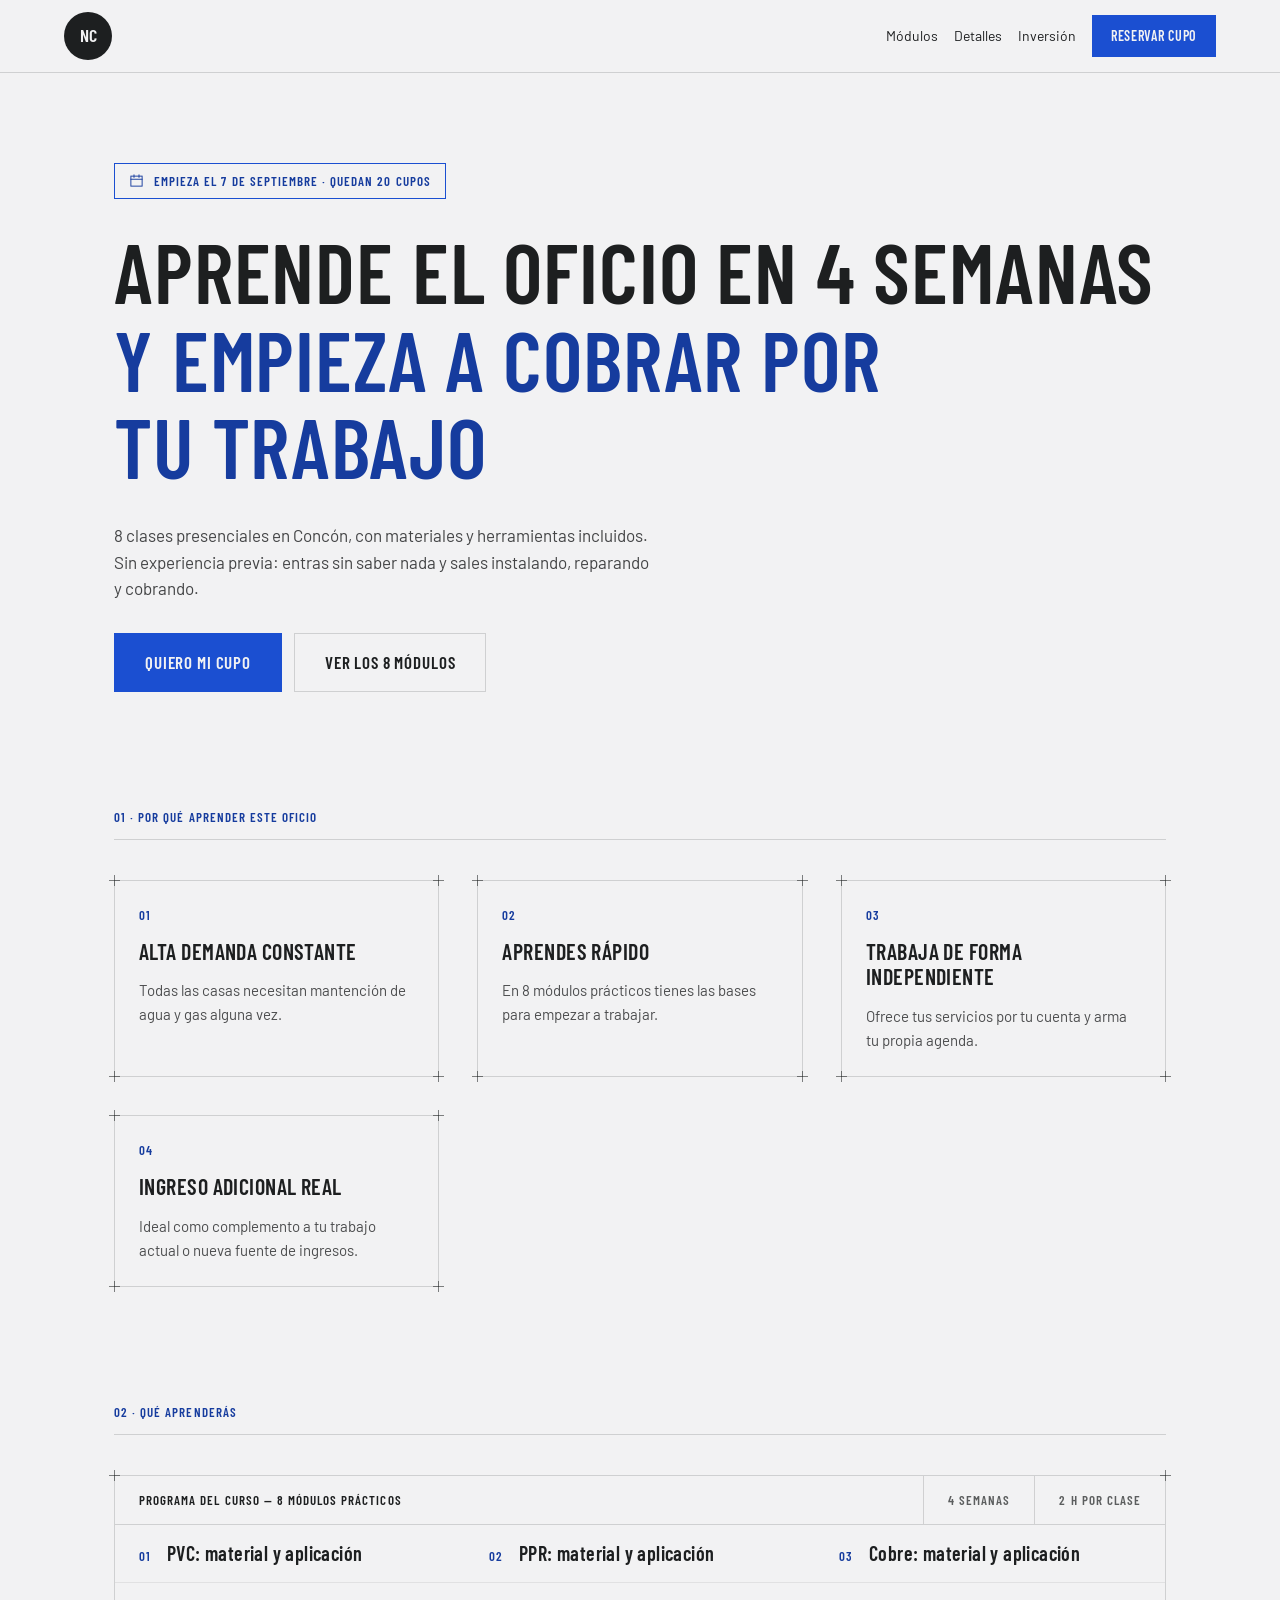
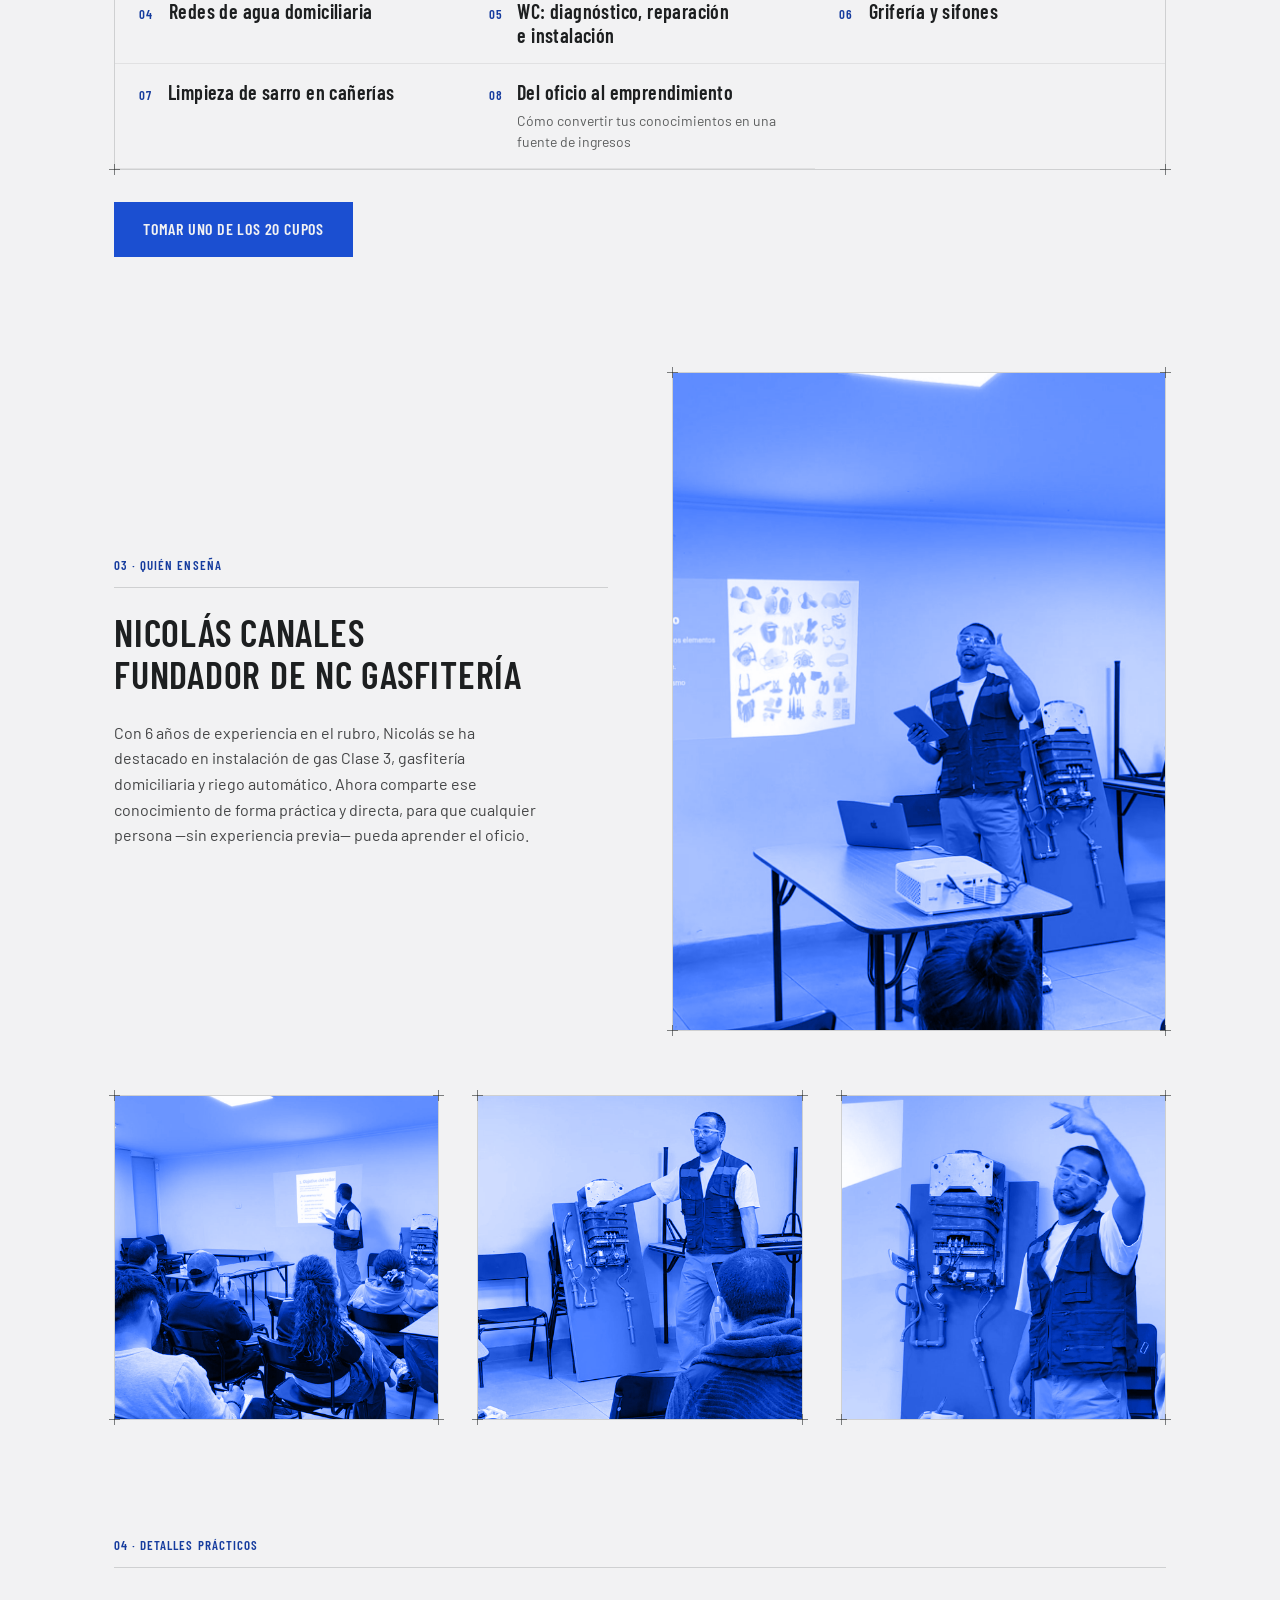
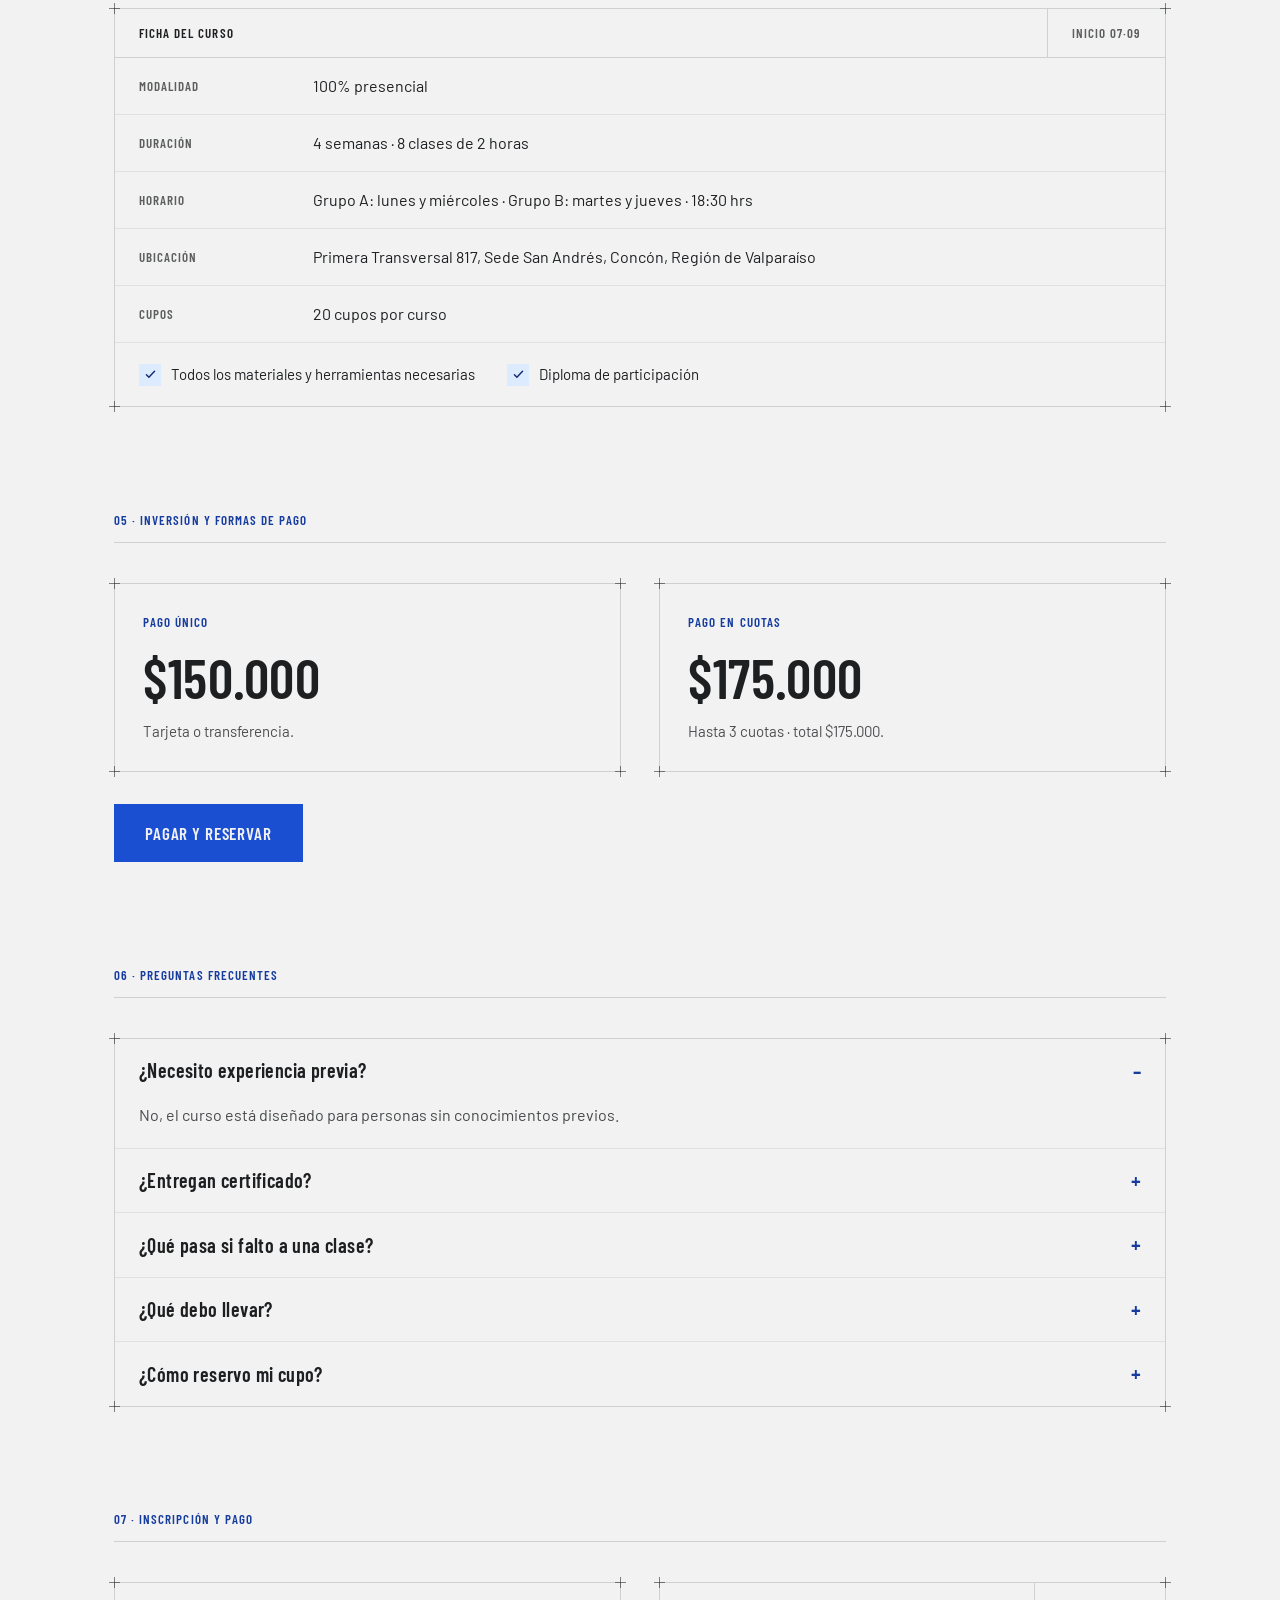
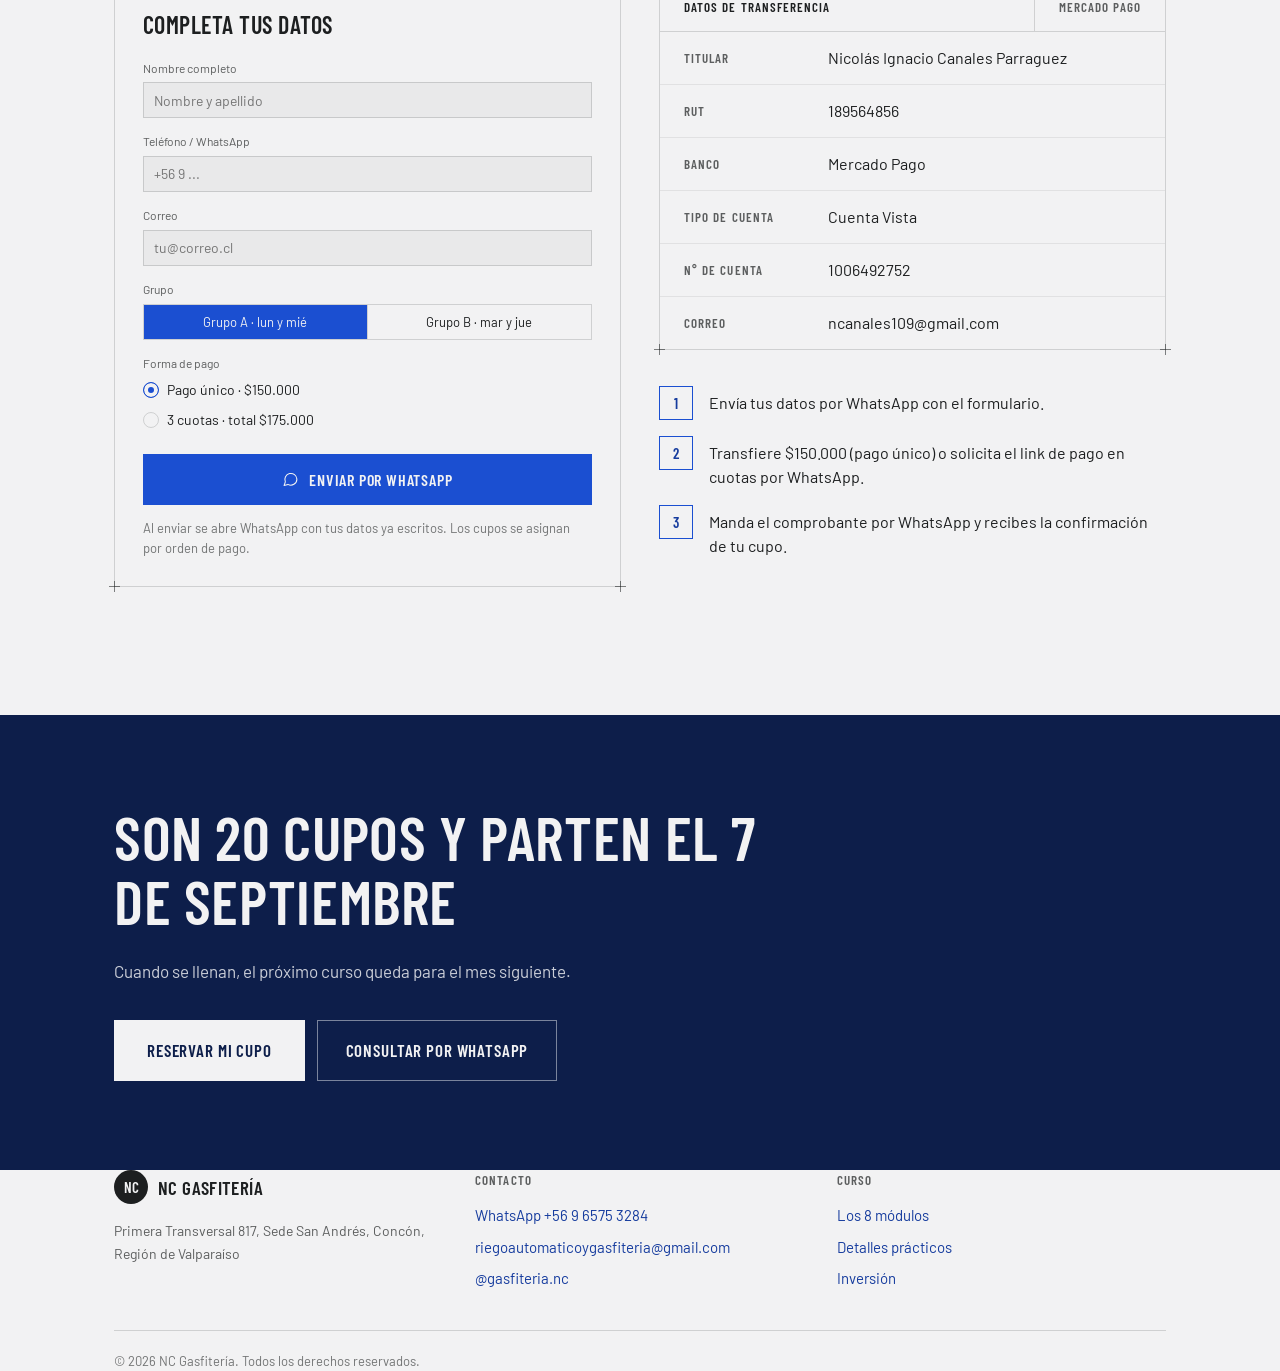
<file: site/index.html>
<!DOCTYPE html>
<html lang="es-CL">
<head>
<meta charset="utf-8">
<meta name="viewport" content="width=device-width, initial-scale=1">
<title>NC Gasfitería — Curso de Gasfitería Domiciliaria</title>
<meta name="description" content="Aprende el oficio de gasfitería domiciliaria en 4 semanas, 100% presencial en Concón. Sin experiencia previa. Cupos limitados.">
<link rel="icon" href="favicon.svg" type="image/svg+xml">
<link rel="stylesheet" href="styles.css">
</head>
<body>

<nav class="nav">
  <span class="nav-brand">
    <span class="nav-logo" aria-hidden="true">NC</span>
  </span>
  <a href="#modulos" class="nav-link">Módulos</a>
  <a href="#detalles" class="nav-link">Detalles</a>
  <a href="#inversion" class="nav-link">Inversión</a>
  <a href="#inscripcion" class="btn btn-primary btn-nav">Reservar cupo</a>
</nav>

<div class="wrap">

  <section class="hero">
    <span class="badge">
      <svg viewBox="0 0 24 24" width="15" height="15" fill="none" stroke="currentColor" stroke-width="1.5" stroke-linecap="round"><rect x="3" y="5" width="18" height="16"></rect><path d="M8 3v4M16 3v4M3 10h18"></path></svg>
      Empieza el 7 de septiembre · quedan 20 cupos
    </span>
    <h1 class="hero-title">
      <span>Aprende el oficio en 4 semanas</span>
      <span class="accent-line">y empieza a cobrar por tu trabajo</span>
    </h1>
    <p class="hero-sub muted-82">8 clases presenciales en Concón, con materiales y herramientas incluidos. Sin experiencia previa: entras sin saber nada y sales instalando, reparando y cobrando.</p>
    <div class="hero-ctas">
      <a href="#inscripcion" class="btn btn-primary btn-lg">Quiero mi cupo</a>
      <a href="#modulos" class="btn btn-outline btn-lg">Ver los 8 módulos</a>
    </div>
  </section>

  <section class="section">
    <span class="kicker">01 · Por qué aprender este oficio</span>
    <hr class="hr">
    <div class="why-grid">
      <div class="blueprint why-card">
        <i class="corner tl"></i><i class="corner tr"></i><i class="corner bl"></i><i class="corner br"></i>
        <span class="why-num">01</span>
        <h2>Alta demanda constante</h2>
        <p class="muted-78">Todas las casas necesitan mantención de agua y gas alguna vez.</p>
      </div>
      <div class="blueprint why-card">
        <i class="corner tl"></i><i class="corner tr"></i><i class="corner bl"></i><i class="corner br"></i>
        <span class="why-num">02</span>
        <h2>Aprendes rápido</h2>
        <p class="muted-78">En 8 módulos prácticos tienes las bases para empezar a trabajar.</p>
      </div>
      <div class="blueprint why-card">
        <i class="corner tl"></i><i class="corner tr"></i><i class="corner bl"></i><i class="corner br"></i>
        <span class="why-num">03</span>
        <h2>Trabaja de forma independiente</h2>
        <p class="muted-78">Ofrece tus servicios por tu cuenta y arma tu propia agenda.</p>
      </div>
      <div class="blueprint why-card">
        <i class="corner tl"></i><i class="corner tr"></i><i class="corner bl"></i><i class="corner br"></i>
        <span class="why-num">04</span>
        <h2>Ingreso adicional real</h2>
        <p class="muted-78">Ideal como complemento a tu trabajo actual o nueva fuente de ingresos.</p>
      </div>
    </div>
  </section>

  <section id="modulos" class="section-lg-top">
    <span class="kicker">02 · Qué aprenderás</span>
    <hr class="hr">
    <div class="blueprint">
      <i class="corner tl"></i><i class="corner tr"></i><i class="corner bl"></i><i class="corner br"></i>
      <header class="table-header">
        <span class="th-main">Programa del curso — 8 módulos prácticos</span>
        <span class="th-meta muted-70">4 semanas</span>
        <span class="th-meta muted-70">2 h por clase</span>
      </header>
      <ol class="module-list">
        <li class="module-item">
          <span class="module-n">01</span>
          <span><span class="module-t">PVC: material y aplicación</span></span>
        </li>
        <li class="module-item">
          <span class="module-n">02</span>
          <span><span class="module-t">PPR: material y aplicación</span></span>
        </li>
        <li class="module-item">
          <span class="module-n">03</span>
          <span><span class="module-t">Cobre: material y aplicación</span></span>
        </li>
        <li class="module-item">
          <span class="module-n">04</span>
          <span><span class="module-t">Redes de agua domiciliaria</span></span>
        </li>
        <li class="module-item">
          <span class="module-n">05</span>
          <span><span class="module-t">WC: diagnóstico, reparación e instalación</span></span>
        </li>
        <li class="module-item">
          <span class="module-n">06</span>
          <span><span class="module-t">Grifería y sifones</span></span>
        </li>
        <li class="module-item">
          <span class="module-n">07</span>
          <span><span class="module-t">Limpieza de sarro en cañerías</span></span>
        </li>
        <li class="module-item">
          <span class="module-n">08</span>
          <span>
            <span class="module-t">Del oficio al emprendimiento</span>
            <span class="module-d muted-70">Cómo convertir tus conocimientos en una fuente de ingresos</span>
          </span>
        </li>
      </ol>
    </div>
    <div class="section-cta">
      <a href="#inscripcion" class="btn btn-primary btn-md">Tomar uno de los 20 cupos</a>
    </div>
  </section>

  <section class="instructor-grid">
    <div>
      <span class="kicker">03 · Quién enseña</span>
      <hr class="hr" style="margin-bottom:24px">
      <h2 class="instructor-title">Nicolás Canales<br>Fundador de NC Gasfitería</h2>
      <p class="instructor-bio muted-82">Con 6 años de experiencia en el rubro, Nicolás se ha destacado en instalación de gas Clase 3, gasfitería domiciliaria y riego automático. Ahora comparte ese conocimiento de forma práctica y directa, para que cualquier persona —sin experiencia previa— pueda aprender el oficio.</p>
    </div>
    <figure class="blueprint duotone instructor-photo">
      <img src="img/instructor.jpg" alt="Nicolás Canales enseñando en clase de gasfitería">
      <i class="corner tl"></i><i class="corner tr"></i><i class="corner bl"></i><i class="corner br"></i>
    </figure>
  </section>

  <section class="section-tight">
    <div class="photo-grid">
      <figure class="blueprint duotone">
        <img src="img/taller-1.jpg" alt="Clase práctica en el taller de NC Gasfitería">
        <i class="corner tl"></i><i class="corner tr"></i><i class="corner bl"></i><i class="corner br"></i>
      </figure>
      <figure class="blueprint duotone">
        <img src="img/taller-2.jpg" alt="Demostración práctica en un calefont">
        <i class="corner tl"></i><i class="corner tr"></i><i class="corner bl"></i><i class="corner br"></i>
      </figure>
      <figure class="blueprint duotone">
        <img src="img/taller-3.jpg" alt="Panel de instalación usado en clases">
        <i class="corner tl"></i><i class="corner tr"></i><i class="corner bl"></i><i class="corner br"></i>
      </figure>
    </div>
  </section>

  <section id="detalles" class="section">
    <span class="kicker">04 · Detalles prácticos</span>
    <hr class="hr">
    <div class="blueprint">
      <i class="corner tl"></i><i class="corner tr"></i><i class="corner bl"></i><i class="corner br"></i>
      <header class="table-header">
        <span class="th-main">Ficha del curso</span>
        <span class="th-meta muted-70">Inicio 07·09</span>
      </header>
      <div class="detail-row">
        <span class="detail-k muted-70">Modalidad</span>
        <span class="detail-v">100% presencial</span>
      </div>
      <div class="detail-row">
        <span class="detail-k muted-70">Duración</span>
        <span class="detail-v">4 semanas · 8 clases de 2 horas</span>
      </div>
      <div class="detail-row">
        <span class="detail-k muted-70">Horario</span>
        <span class="detail-v">Grupo A: lunes y miércoles · Grupo B: martes y jueves · 18:30 hrs</span>
      </div>
      <div class="detail-row">
        <span class="detail-k muted-70">Ubicación</span>
        <span class="detail-v">Primera Transversal 817, Sede San Andrés, Concón, Región de Valparaíso</span>
      </div>
      <div class="detail-row">
        <span class="detail-k muted-70">Cupos</span>
        <span class="detail-v">20 cupos por curso</span>
      </div>
      <div class="includes-row">
        <span class="includes-item">
          <span class="includes-check">
            <svg viewBox="0 0 16 16" width="13" height="13" fill="none" stroke="currentColor" stroke-width="1.8" stroke-linecap="round" stroke-linejoin="round"><path d="M3 8.4l3 3 7-7.4"></path></svg>
          </span>
          Todos los materiales y herramientas necesarias
        </span>
        <span class="includes-item">
          <span class="includes-check">
            <svg viewBox="0 0 16 16" width="13" height="13" fill="none" stroke="currentColor" stroke-width="1.8" stroke-linecap="round" stroke-linejoin="round"><path d="M3 8.4l3 3 7-7.4"></path></svg>
          </span>
          Diploma de participación
        </span>
      </div>
    </div>
  </section>

  <section id="inversion" class="section">
    <span class="kicker">05 · Inversión y formas de pago</span>
    <hr class="hr">
    <div class="price-grid">
      <div class="blueprint price-card">
        <i class="corner tl"></i><i class="corner tr"></i><i class="corner bl"></i><i class="corner br"></i>
        <span class="price-label">Pago único</span>
        <span class="price-amount">$150.000</span>
        <p class="price-note muted-78">Tarjeta o transferencia.</p>
      </div>
      <div class="blueprint price-card">
        <i class="corner tl"></i><i class="corner tr"></i><i class="corner bl"></i><i class="corner br"></i>
        <span class="price-label">Pago en cuotas</span>
        <span class="price-amount">$175.000</span>
        <p class="price-note muted-78">Hasta 3 cuotas · total $175.000.</p>
      </div>
    </div>
    <div class="section-cta">
      <a href="#inscripcion" class="btn btn-primary btn-lg">Pagar y reservar</a>
    </div>
  </section>

  <section class="section">
    <span class="kicker">06 · Preguntas frecuentes</span>
    <hr class="hr">
    <div class="blueprint" id="faq">
      <i class="corner tl"></i><i class="corner tr"></i><i class="corner bl"></i><i class="corner br"></i>

      <div class="faq-item">
        <button type="button" class="faq-q" aria-expanded="true">
          <span class="faq-q-text">¿Necesito experiencia previa?</span>
          <span class="faq-sign">–</span>
        </button>
        <p class="faq-a muted-80">No, el curso está diseñado para personas sin conocimientos previos.</p>
      </div>

      <div class="faq-item">
        <button type="button" class="faq-q" aria-expanded="false">
          <span class="faq-q-text">¿Entregan certificado?</span>
          <span class="faq-sign">+</span>
        </button>
        <p class="faq-a muted-80" hidden>No hay certificación oficial, pero sí diploma de participación.</p>
      </div>

      <div class="faq-item">
        <button type="button" class="faq-q" aria-expanded="false">
          <span class="faq-q-text">¿Qué pasa si falto a una clase?</span>
          <span class="faq-sign">+</span>
        </button>
        <p class="faq-a muted-80" hidden>Debe recuperarse dentro de la misma semana.</p>
      </div>

      <div class="faq-item">
        <button type="button" class="faq-q" aria-expanded="false">
          <span class="faq-q-text">¿Qué debo llevar?</span>
          <span class="faq-sign">+</span>
        </button>
        <p class="faq-a muted-80" hidden>Cuaderno, lápiz y ropa de trabajo cómoda.</p>
      </div>

      <div class="faq-item">
        <button type="button" class="faq-q" aria-expanded="false">
          <span class="faq-q-text">¿Cómo reservo mi cupo?</span>
          <span class="faq-sign">+</span>
        </button>
        <p class="faq-a muted-80" hidden>Completando la inscripción y pago desde el sitio, por orden de pago.</p>
      </div>

    </div>
  </section>

  <section id="inscripcion" class="section-final">
    <span class="kicker">07 · Inscripción y pago</span>
    <hr class="hr">
    <div class="enroll-grid">

      <form class="blueprint enroll-form" id="enroll-form">
        <i class="corner tl"></i><i class="corner tr"></i><i class="corner bl"></i><i class="corner br"></i>
        <h2>Completa tus datos</h2>
        <div class="field-stack">
          <label>
            <span class="field-label muted-70">Nombre completo</span>
            <input class="input" type="text" name="nombre" placeholder="Nombre y apellido">
          </label>
          <label>
            <span class="field-label muted-70">Teléfono / WhatsApp</span>
            <input class="input" type="tel" name="telefono" placeholder="+56 9 ...">
          </label>
          <label>
            <span class="field-label muted-70">Correo</span>
            <input class="input" type="email" name="correo" placeholder="tu@correo.cl">
          </label>
          <div>
            <span class="field-block-label muted-70">Grupo</span>
            <div class="seg">
              <label class="seg-opt"><input type="radio" name="grupo" value="Grupo A · lunes y miércoles" checked>Grupo A · lun y mié</label>
              <label class="seg-opt"><input type="radio" name="grupo" value="Grupo B · martes y jueves">Grupo B · mar y jue</label>
            </div>
          </div>
          <div>
            <span class="field-block-label muted-70">Forma de pago</span>
            <div class="radio-stack">
              <label class="radio"><input type="radio" name="pago" value="Pago único" checked><span class="dot"></span>Pago único · $150.000</label>
              <label class="radio"><input type="radio" name="pago" value="3 cuotas"><span class="dot"></span>3 cuotas · total $175.000</label>
            </div>
          </div>
        </div>
        <button type="submit" class="btn-whatsapp">
          <svg viewBox="0 0 24 24" width="17" height="17" fill="none" stroke="currentColor" stroke-width="1.5" stroke-linecap="round" stroke-linejoin="round"><path d="M21 11.5a8.5 8.5 0 0 1-12.6 7.4L3 20.5l1.7-5.2A8.5 8.5 0 1 1 21 11.5z"></path></svg>
          Enviar por WhatsApp
        </button>
        <p class="enroll-note muted-60">Al enviar se abre WhatsApp con tus datos ya escritos. Los cupos se asignan por orden de pago.</p>
      </form>

      <div class="enroll-side">
        <div class="blueprint">
          <i class="corner tl"></i><i class="corner tr"></i><i class="corner bl"></i><i class="corner br"></i>
          <header class="table-header">
            <span class="th-main" style="min-width:14ch">Datos de transferencia</span>
            <span class="th-meta muted-70">Mercado Pago</span>
          </header>
          <div class="transfer-row">
            <span class="transfer-k muted-70">Titular</span>
            <span class="transfer-v">Nicolás Ignacio Canales Parraguez</span>
          </div>
          <div class="transfer-row">
            <span class="transfer-k muted-70">RUT</span>
            <span class="transfer-v">189564856</span>
          </div>
          <div class="transfer-row">
            <span class="transfer-k muted-70">Banco</span>
            <span class="transfer-v">Mercado Pago</span>
          </div>
          <div class="transfer-row">
            <span class="transfer-k muted-70">Tipo de cuenta</span>
            <span class="transfer-v">Cuenta Vista</span>
          </div>
          <div class="transfer-row">
            <span class="transfer-k muted-70">N° de cuenta</span>
            <span class="transfer-v">1006492752</span>
          </div>
          <div class="transfer-row" style="border-bottom:0">
            <span class="transfer-k muted-70">Correo</span>
            <span class="transfer-v">ncanales109@gmail.com</span>
          </div>
        </div>

        <ol class="steps">
          <li>
            <span class="step-n">1</span>
            <span class="step-text">Envía tus datos por WhatsApp con el formulario.</span>
          </li>
          <li>
            <span class="step-n">2</span>
            <span class="step-text">Transfiere $150.000 (pago único) o solicita el link de pago en cuotas por WhatsApp.</span>
          </li>
          <li>
            <span class="step-n">3</span>
            <span class="step-text">Manda el comprobante por WhatsApp y recibes la confirmación de tu cupo.</span>
          </li>
        </ol>
      </div>

    </div>
  </section>

</div>

<section class="closing">
  <div class="wrap closing-inner">
    <h2>Son 20 cupos y parten el 7 de septiembre</h2>
    <p>Cuando se llenan, el próximo curso queda para el mes siguiente.</p>
    <div class="closing-ctas">
      <a href="#inscripcion" class="btn btn-on-dark btn-cta-final">Reservar mi cupo</a>
      <a href="https://wa.me/56965753284?text=Hola%2C%20quiero%20informaci%C3%B3n%20sobre%20el%20curso%20de%20gasfiter%C3%ADa%20domiciliaria." target="_blank" rel="noreferrer" class="btn btn-ghost-on-dark btn-cta-final-outline">Consultar por WhatsApp</a>
    </div>
  </div>
</section>

<footer class="wrap">
  <div class="footer-grid">
    <div>
      <span class="footer-brand">
        <span class="footer-mark" aria-hidden="true">NC</span>
        <span class="footer-name">NC Gasfitería</span>
      </span>
      <p class="footer-addr muted-70">Primera Transversal 817, Sede San Andrés, Concón, Región de Valparaíso</p>
    </div>
    <div>
      <span class="footer-h muted-70">Contacto</span>
      <div class="footer-links">
        <a href="https://wa.me/56965753284?text=Hola%2C%20quiero%20informaci%C3%B3n%20sobre%20el%20curso%20de%20gasfiter%C3%ADa%20domiciliaria." target="_blank" rel="noreferrer">WhatsApp +56 9 6575 3284</a>
        <a href="mailto:riegoautomaticoygasfiteria@gmail.com" style="word-break:break-all">riegoautomaticoygasfiteria@gmail.com</a>
        <a href="https://instagram.com/gasfiteria.nc" target="_blank" rel="noreferrer">@gasfiteria.nc</a>
      </div>
    </div>
    <div>
      <span class="footer-h muted-70">Curso</span>
      <div class="footer-links">
        <a href="#modulos">Los 8 módulos</a>
        <a href="#detalles">Detalles prácticos</a>
        <a href="#inversion">Inversión</a>
      </div>
    </div>
  </div>
  <hr class="hr" style="margin:40px 0 20px">
  <p class="footer-legal muted-60">© 2026 NC Gasfitería. Todos los derechos reservados.</p>
</footer>

<script src="script.js"></script>
</body>
</html>
</file>
<file: site/styles.css>
/* NC Gasfitería — landing page styles
   Built on the Industry design system's tokens/grammar (square-cornered
   "blueprint" cards with corner registration marks, Barlow / Barlow
   Condensed type, hairline dividers) with NC Gasfitería's cobalto blue
   as the accent. */

@import url('https://fonts.googleapis.com/css2?family=Barlow:wght@400;500;600;700&family=Barlow+Condensed:wght@500;600;700&display=swap');

:root {
  --color-bg: #f2f2f3;
  --color-surface: #e9e9ea;
  --color-text: #1d1f20;
  --color-divider: color-mix(in srgb, #1d1f20 16%, transparent);

  --color-accent: #1B4FD1;
  --color-accent-100: #EEF3FF;
  --color-accent-200: #DCEBFF;
  --color-accent-300: #B5CDFB;
  --color-accent-400: #85A8F2;
  --color-accent-500: #4B79E0;
  --color-accent-600: #1740AE;
  --color-accent-700: #163C9E;
  --color-accent-800: #122C72;
  --color-accent-900: #0D1E4A;

  --font-heading: "Barlow Condensed", system-ui, sans-serif;
  --font-body: "Barlow", system-ui, sans-serif;

  --edge: clamp(20px, 5vw, 72px);
}

*, *::before, *::after { box-sizing: border-box; }

html { scroll-behavior: smooth; }
@media (prefers-reduced-motion: reduce) { html { scroll-behavior: auto; } }

body {
  margin: 0;
  background: var(--color-bg);
  color: var(--color-text);
  font-family: var(--font-body);
  font-size: 15px;
  line-height: 1.55;
  text-wrap: pretty;
}

h1, h2, h3 { font-family: var(--font-heading); font-weight: 600; margin: 0; }
p { margin: 0; }
img { display: block; max-width: 100%; }
a { color: var(--color-accent-700); text-underline-offset: 3px; }
a:hover { color: var(--color-accent); }
:focus { outline: none; }
:focus-visible { outline: 2px solid var(--color-accent); outline-offset: 2px; }
::selection { background: color-mix(in srgb, var(--color-accent) 30%, transparent); }

.muted-82 { color: color-mix(in srgb, var(--color-text) 82%, transparent); }
.muted-80 { color: color-mix(in srgb, var(--color-text) 80%, transparent); }
.muted-78 { color: color-mix(in srgb, var(--color-text) 78%, transparent); }
.muted-70 { color: color-mix(in srgb, var(--color-text) 70%, transparent); }
.muted-60 { color: color-mix(in srgb, var(--color-text) 60%, transparent); }

.wrap { max-width: 1180px; margin: 0 auto; padding: 0 var(--edge); }

.kicker {
  display: block;
  font-family: var(--font-heading);
  font-size: 13px;
  letter-spacing: 0.08em;
  text-transform: uppercase;
  font-weight: 600;
  color: var(--color-accent-700);
  margin: 0 0 12px;
}

.hr {
  height: 1px; border: 0; margin: 0 0 40px;
  background: var(--color-divider);
}

/* — blueprint frame (Industry system: wireframe cards, no fill, corner
     registration marks — never rounded, never surface-filled) — */
.blueprint { position: relative; border: 1px solid var(--color-divider); }
.blueprint.duotone { overflow: visible; }
.blueprint > .corner {
  position: absolute; width: 11px; height: 11px;
  color: color-mix(in srgb, var(--color-text) 55%, transparent);
}
.blueprint > .corner::before, .blueprint > .corner::after {
  content: ""; position: absolute; background: currentColor;
}
.blueprint > .corner::before { left: 5px; top: 0; width: 1px; height: 100%; }
.blueprint > .corner::after  { top: 5px; left: 0; width: 100%; height: 1px; }
.blueprint > .corner.tl { top: -6px; left: -6px; }
.blueprint > .corner.tr { top: -6px; right: -6px; }
.blueprint > .corner.bl { bottom: -6px; left: -6px; }
.blueprint > .corner.br { bottom: -6px; right: -6px; }

/* — duotone photograph treatment — */
.duotone { position: relative; overflow: hidden; }
.duotone::after {
  content: ""; position: absolute; inset: 0; pointer-events: none;
  background: var(--color-accent); mix-blend-mode: color;
}
.duotone img { width: 100%; height: 100%; object-fit: cover; }

/* — buttons — */
.btn {
  display: inline-flex; align-items: center; justify-content: center; gap: 10px;
  border: 1px solid transparent;
  font-family: var(--font-heading); font-weight: 600;
  text-transform: uppercase; letter-spacing: 0.05em;
  text-decoration: none; cursor: pointer;
  white-space: nowrap;
}
.btn-primary {
  border-color: var(--color-accent);
  background: var(--color-accent);
  color: var(--color-bg);
}
.btn-primary:hover { background: var(--color-accent-600); border-color: var(--color-accent-600); color: var(--color-bg); }
.btn-outline {
  border-color: var(--color-divider);
  color: var(--color-text);
  background: transparent;
}
.btn-outline:hover { background: color-mix(in srgb, var(--color-text) 7%, transparent); color: var(--color-text); }
.btn-on-dark {
  border-color: var(--color-bg);
  background: var(--color-bg);
  color: var(--color-accent-900);
}
.btn-on-dark:hover { background: var(--color-accent-200); border-color: var(--color-accent-200); color: var(--color-accent-900); }
.btn-ghost-on-dark {
  border-color: color-mix(in srgb, #ffffff 45%, transparent);
  color: var(--color-bg);
  background: transparent;
}
.btn-ghost-on-dark:hover { background: color-mix(in srgb, #ffffff 12%, transparent); color: var(--color-bg); }

.btn-nav { padding: 9px 18px; font-size: 14px; }
.btn-lg { padding: 15px 30px; font-size: 17px; }
.btn-md { padding: 14px 28px; font-size: 16px; }
.btn-cta-final { padding: 16px 32px; font-size: 17px; }
.btn-cta-final-outline { padding: 16px 28px; font-size: 17px; }

/* — nav — */
.nav {
  position: sticky; top: 0; z-index: 30;
  display: flex; align-items: center; gap: 16px; flex-wrap: wrap;
  padding: 12px var(--edge);
  background: var(--color-bg);
  border-bottom: 1px solid var(--color-divider);
}
.nav-brand { margin-right: auto; display: flex; align-items: center; }
.nav-logo {
  display: grid; place-items: center; flex: none;
  width: 48px; height: 48px; border-radius: 50%;
  background: var(--color-text); color: var(--color-bg);
  font-family: var(--font-heading); font-weight: 600; font-size: 18px;
}
.nav a.nav-link { color: inherit; text-decoration: none; font-size: 14px; white-space: nowrap; }

/* — hero — */
.hero { padding: clamp(48px, 7vw, 96px) 0 clamp(40px, 5vw, 72px); }
.badge {
  display: inline-flex; align-items: center; gap: 10px;
  padding: 7px 14px; border: 1px solid var(--color-accent);
  color: var(--color-accent-700);
  font-family: var(--font-heading); font-weight: 600; font-size: 13px;
  letter-spacing: 0.08em; text-transform: uppercase;
  margin-bottom: 28px;
}
h1.hero-title {
  font-size: clamp(38px, 6.6vw, 88px);
  line-height: 1.04; letter-spacing: 0.01em; text-transform: uppercase;
}
h1.hero-title span { display: block; }
h1.hero-title .accent-line { color: var(--color-accent-700); }
.hero-sub {
  font-size: 17px; line-height: 1.55; max-width: 58ch; margin: 32px 0 0;
}
.hero-ctas { display: flex; gap: 12px; flex-wrap: wrap; margin-top: 32px; }

/* — sections — */
.section { padding: clamp(32px, 4vw, 56px) 0; }
.section-lg-top { padding: clamp(40px, 5vw, 72px) 0 clamp(32px, 4vw, 56px); }
.section-tight { padding: 0 0 clamp(40px, 5vw, 72px); }
.section-final { padding: clamp(32px, 4vw, 56px) 0 clamp(40px, 5vw, 72px); }

/* — 01 why cards — */
.why-grid {
  display: grid; grid-template-columns: repeat(auto-fit, minmax(240px, 1fr));
  gap: clamp(28px, 3vw, 44px);
}
.why-card { padding: 24px; }
.why-num {
  display: block; font-family: var(--font-heading); font-size: 13px;
  letter-spacing: 0.08em; font-weight: 600; color: var(--color-accent-700);
  margin-bottom: 14px;
}
.why-card h2 { font-size: 22px; line-height: 1.15; letter-spacing: 0.02em; text-transform: uppercase; }
.why-card p { font-size: 15px; line-height: 1.6; margin: 14px 0 0; }

/* — 02 modules table — */
.table-header {
  display: flex; flex-wrap: wrap; align-items: stretch;
  border-bottom: 1px solid var(--color-divider);
}
.table-header .th-main {
  flex: 1; min-width: 16ch; padding: 12px 24px;
  font-family: var(--font-heading); font-size: 13px; line-height: 24px;
  letter-spacing: 0.08em; text-transform: uppercase; font-weight: 600;
}
.table-header .th-meta {
  padding: 12px 24px; border-left: 1px solid var(--color-divider);
  font-family: var(--font-heading); font-size: 13px; line-height: 24px;
  letter-spacing: 0.08em; text-transform: uppercase; font-weight: 600;
  white-space: nowrap;
}
.module-list {
  list-style: none; margin: 0; padding: 0;
  display: grid; grid-template-columns: repeat(auto-fit, minmax(300px, 1fr));
}
.module-item {
  display: flex; align-items: baseline; gap: 16px; padding: 16px 24px;
  border-bottom: 1px solid color-mix(in srgb, var(--color-text) 8%, transparent);
}
.module-n {
  font-family: var(--font-heading); font-size: 13px; font-weight: 600;
  letter-spacing: 0.08em; color: var(--color-accent-700); min-width: 2ch;
}
.module-t {
  display: block; font-family: var(--font-heading); font-weight: 600;
  font-size: 20px; line-height: 1.2; letter-spacing: 0.02em;
}
.module-d { display: block; font-size: 14px; line-height: 1.5; margin-top: 6px; }
.section-cta { display: flex; justify-content: flex-start; margin-top: 32px; }

/* — 03 instructor — */
.instructor-grid {
  display: grid; grid-template-columns: repeat(auto-fit, minmax(300px, 1fr));
  gap: clamp(28px, 5vw, 80px); align-items: center;
  padding: clamp(40px, 5vw, 72px) 0;
}
.instructor-title { font-size: clamp(28px, 3.4vw, 38px); line-height: 1.1; letter-spacing: 0.02em; text-transform: uppercase; }
.instructor-bio { font-size: 16px; line-height: 1.6; margin: 24px 0 0; max-width: 48ch; }
figure.blueprint { margin: 0; }
.instructor-photo { aspect-ratio: 3/4; }

.photo-grid {
  display: grid; grid-template-columns: repeat(auto-fit, minmax(200px, 1fr));
  gap: clamp(24px, 3vw, 40px);
}
.photo-grid .duotone { aspect-ratio: 1/1; }

/* — 04 details table — */
.detail-row {
  display: flex; flex-wrap: wrap; gap: 4px 24px; padding: 16px 24px;
  border-bottom: 1px solid color-mix(in srgb, var(--color-text) 8%, transparent);
}
.detail-k {
  flex: 0 0 auto; min-width: 150px; font-family: var(--font-heading); font-size: 13px;
  line-height: 24px; letter-spacing: 0.08em; text-transform: uppercase; font-weight: 600;
}
.detail-v { flex: 1 1 260px; font-size: 16px; line-height: 24px; }
.includes-row { display: flex; flex-wrap: wrap; gap: 12px 32px; padding: 20px 24px; }
.includes-item { display: flex; align-items: center; gap: 10px; font-size: 15px; }
.includes-check {
  display: grid; place-items: center; flex: none; width: 22px; height: 22px;
  background: var(--color-accent-200); color: var(--color-accent-800);
}

/* — 05 pricing — */
.price-grid {
  display: grid; grid-template-columns: repeat(auto-fit, minmax(280px, 1fr));
  gap: clamp(28px, 3vw, 44px);
}
.price-card { padding: 28px; }
.price-label {
  display: block; font-family: var(--font-heading); font-size: 13px;
  letter-spacing: 0.08em; text-transform: uppercase; font-weight: 600;
  color: var(--color-accent-700);
}
.price-amount {
  display: block; font-family: var(--font-heading); font-weight: 600;
  font-size: clamp(40px, 5vw, 56px); line-height: 1.05; letter-spacing: 0.01em;
  margin: 16px 0 0;
}
.price-note { font-size: 15px; line-height: 1.6; margin: 12px 0 0; }

/* — 06 faq — */
.faq-item { border-bottom: 1px solid color-mix(in srgb, var(--color-text) 8%, transparent); }
.faq-item:last-child { border-bottom: 0; }
.faq-q {
  display: flex; align-items: center; gap: 16px; width: 100%; padding: 18px 24px;
  background: transparent; border: 0; cursor: pointer; text-align: left;
  font-family: var(--font-heading); font-weight: 600; font-size: 20px; line-height: 1.25;
  letter-spacing: 0.02em; color: var(--color-text);
}
.faq-q:hover { background: color-mix(in srgb, var(--color-text) 4%, transparent); }
.faq-q .faq-q-text { flex: 1; }
.faq-q .faq-sign { flex: none; font-size: 22px; color: var(--color-accent-700); }
.faq-a { margin: 0; padding: 0 24px 20px; font-size: 16px; line-height: 1.6; max-width: 70ch; }
.faq-a[hidden] { display: none; }

/* — 07 inscripción — */
.enroll-grid {
  display: grid; grid-template-columns: repeat(auto-fit, minmax(300px, 1fr));
  gap: clamp(28px, 3vw, 44px); align-items: start;
}
.enroll-form { padding: 28px; }
.enroll-form h2 { font-size: 24px; line-height: 1.15; letter-spacing: 0.02em; text-transform: uppercase; margin: 0 0 20px; }
.field-stack { display: flex; flex-direction: column; gap: 14px; }
.field-label { display: block; font-size: 12px; margin-bottom: 5px; }
.input {
  width: 100%; min-height: 36px; padding: 6px 10px; font: inherit; font-size: 14px;
  color: var(--color-text); caret-color: var(--color-accent);
  background: var(--color-surface); border: 1px solid var(--color-divider);
}
.input:hover { border-color: color-mix(in srgb, var(--color-text) 45%, transparent); }
.input:focus-visible { border-color: var(--color-accent); outline-offset: 0; }

.field-block-label { display: block; font-size: 12px; margin-bottom: 6px; }
.seg { display: inline-flex; overflow: hidden; border: 1px solid var(--color-divider); width: 100%; }
.seg-opt { display: inline-flex; flex: 1; align-items: center; justify-content: center; gap: 6px; padding: 7px 12px; font-size: 13px; cursor: pointer; }
.seg-opt + .seg-opt { border-left: 1px solid var(--color-divider); }
.seg-opt input { position: absolute; opacity: 0; width: 0; height: 0; pointer-events: none; }
.seg-opt:has(input:checked) { background: var(--color-accent); color: var(--color-bg); }
.seg-opt:not(:has(input:checked)):hover { background: color-mix(in srgb, var(--color-text) 7%, transparent); }
.seg-opt:has(input:focus-visible) { outline: 2px solid var(--color-accent); outline-offset: -2px; }

.radio-stack { display: flex; flex-direction: column; gap: 8px; }
.radio { display: inline-flex; align-items: center; gap: 8px; cursor: pointer; font-size: 14px; }
.radio input { position: absolute; opacity: 0; width: 0; height: 0; pointer-events: none; }
.radio .dot { width: 16px; height: 16px; flex: none; border-radius: 50%; border: 1.5px solid var(--color-divider); }
.radio:hover .dot { border-color: var(--color-accent); }
.radio input:checked + .dot { border-color: var(--color-accent); background: var(--color-accent); box-shadow: inset 0 0 0 4px var(--color-bg); }
.radio input:focus-visible + .dot { outline: 2px solid var(--color-accent); outline-offset: 2px; }

.btn-whatsapp {
  display: flex; align-items: center; justify-content: center; gap: 10px;
  width: 100%; margin-top: 24px; padding: 15px 24px;
  border: 1px solid var(--color-accent); background: var(--color-accent); color: var(--color-bg);
  font-family: var(--font-heading); font-weight: 600; font-size: 16px;
  text-transform: uppercase; letter-spacing: 0.05em; cursor: pointer;
}
.btn-whatsapp:hover { background: var(--color-accent-600); border-color: var(--color-accent-600); }
.enroll-note { margin: 14px 0 0; font-size: 13px; line-height: 1.5; }

.enroll-side { display: flex; flex-direction: column; gap: clamp(24px, 3vw, 36px); }
.transfer-row {
  display: flex; flex-wrap: wrap; gap: 4px 24px; padding: 14px 24px;
  border-bottom: 1px solid color-mix(in srgb, var(--color-text) 8%, transparent);
}
.transfer-k {
  flex: 0 0 auto; min-width: 120px; font-family: var(--font-heading); font-size: 13px;
  line-height: 24px; letter-spacing: 0.08em; text-transform: uppercase; font-weight: 600;
}
.transfer-v { flex: 1 1 200px; font-size: 16px; line-height: 24px; word-break: break-word; }

.steps { list-style: none; margin: 0; padding: 0; display: flex; flex-direction: column; gap: 16px; }
.steps li { display: flex; gap: 16px; }
.step-n {
  flex: none; display: grid; place-items: center; width: 34px; height: 34px;
  border: 1px solid var(--color-accent);
  font-family: var(--font-heading); font-weight: 600; font-size: 15px; color: var(--color-accent-700);
}
.step-text { font-size: 16px; line-height: 1.5; padding-top: 5px; }

/* — closing cta — */
.closing {
  background: var(--color-accent-900); color: var(--color-bg);
  margin-top: clamp(40px, 5vw, 72px);
}
.closing-inner { padding: clamp(56px, 7vw, 96px) var(--edge); }
.closing h2 {
  font-size: clamp(32px, 4.8vw, 62px); line-height: 1.05; letter-spacing: 0.01em;
  text-transform: uppercase; max-width: 24ch;
}
.closing p { font-size: 17px; line-height: 1.55; margin: 24px 0 0; color: color-mix(in srgb, #ffffff 78%, transparent); }
.closing-ctas { display: flex; gap: 12px; flex-wrap: wrap; margin-top: 36px; }

/* — footer — */
footer { padding: clamp(40px, 5vw, 64px) var(--edge); }
.footer-grid { display: grid; grid-template-columns: repeat(auto-fit, minmax(220px, 1fr)); gap: 32px; }
.footer-brand { display: flex; align-items: center; gap: 10px; }
.footer-mark {
  display: grid; place-items: center; width: 34px; height: 34px; border-radius: 50%;
  background: var(--color-text); color: var(--color-bg);
  font-family: var(--font-heading); font-weight: 600; font-size: 15px;
}
.footer-name { font-family: var(--font-heading); font-weight: 600; font-size: 19px; text-transform: uppercase; letter-spacing: 0.02em; }
.footer-addr { font-size: 14px; line-height: 1.6; margin: 16px 0 0; }
.footer-h { display: block; font-family: var(--font-heading); font-size: 13px; letter-spacing: 0.08em; text-transform: uppercase; font-weight: 600; margin-bottom: 14px; }
.footer-links { display: flex; flex-direction: column; gap: 8px; font-size: 15px; }
.footer-links a { text-decoration: none; }
.footer-legal { margin: 0; font-size: 13px; }
</file>
